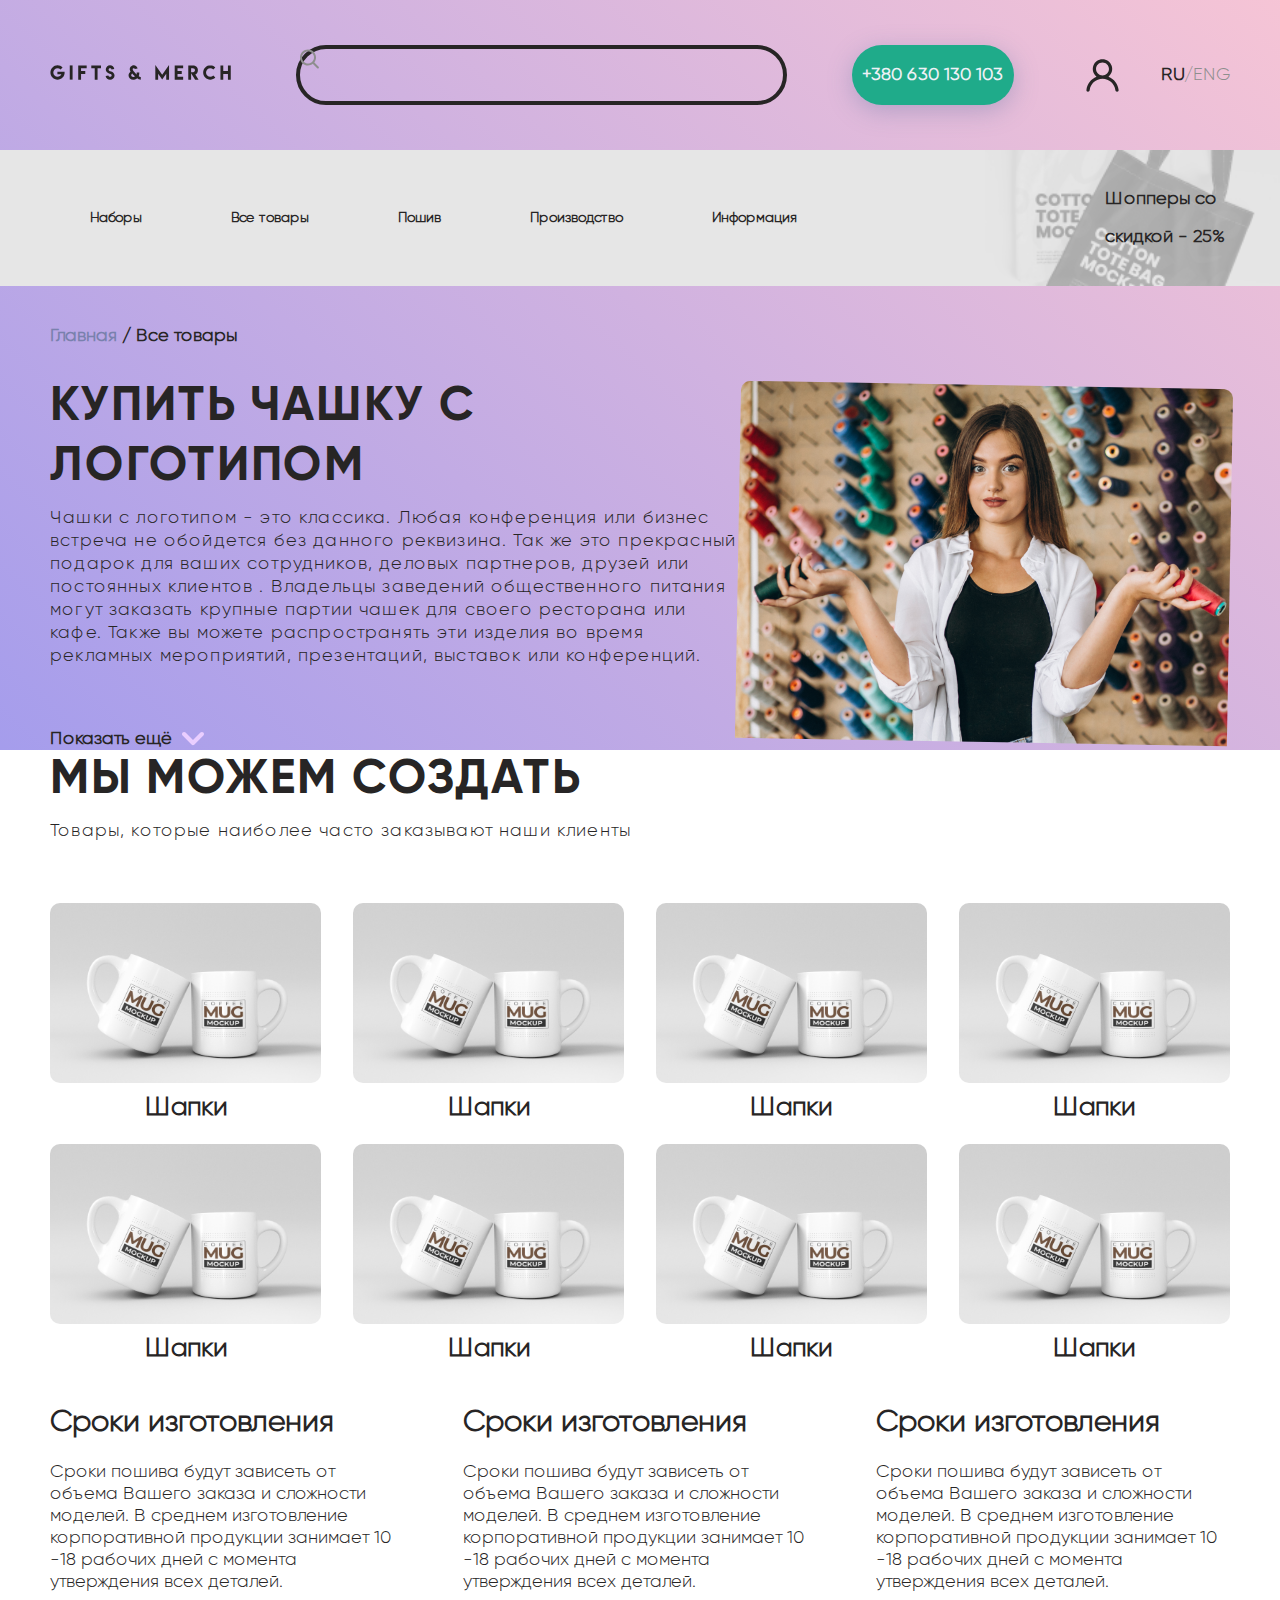
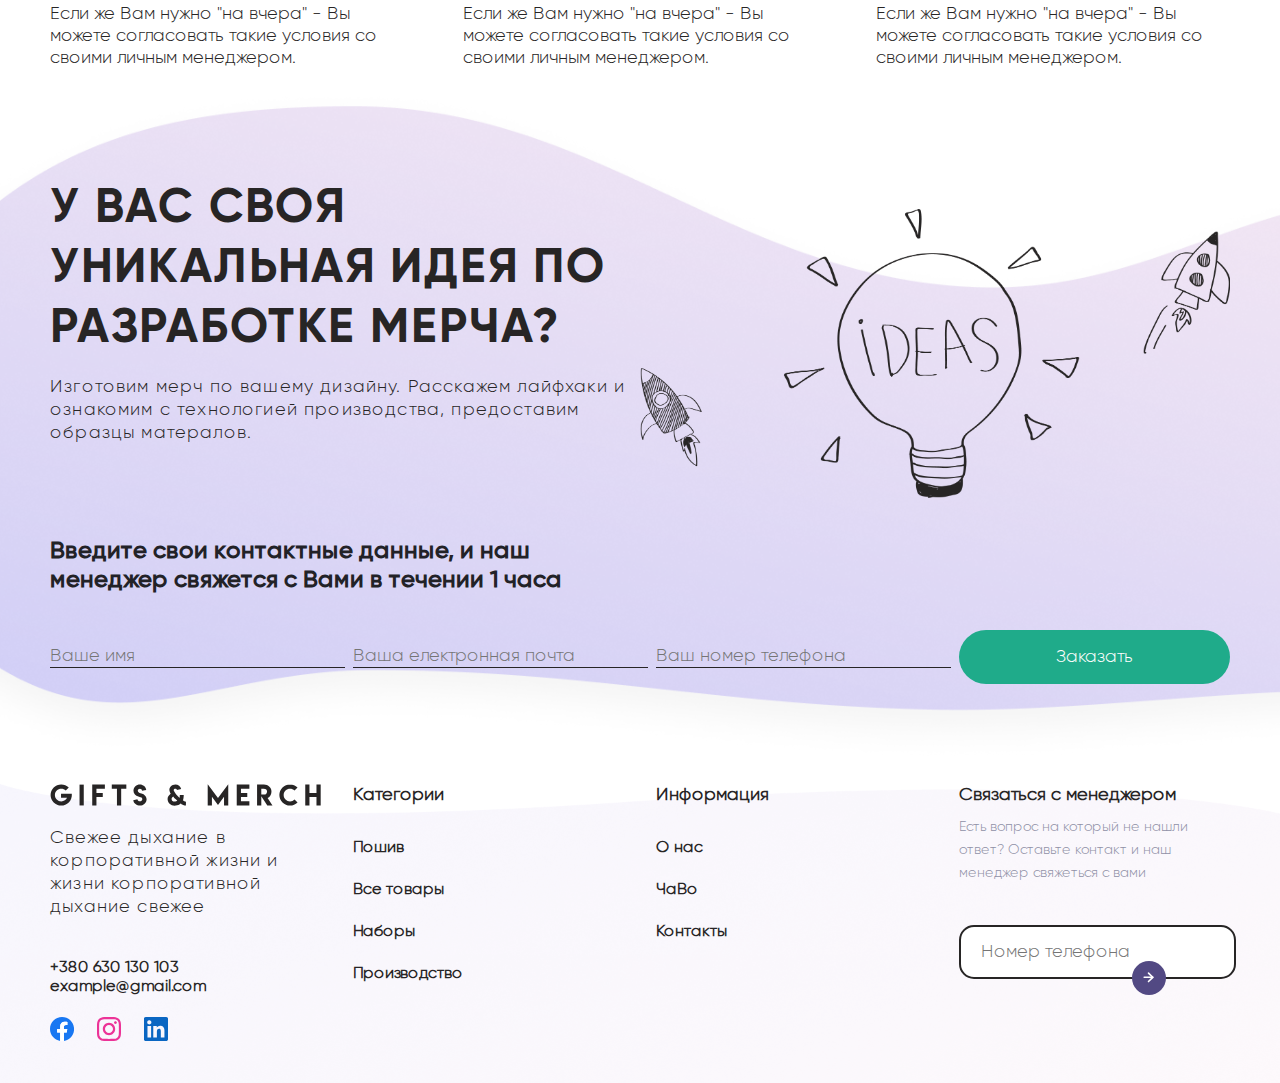
<file: production.html>
<!DOCTYPE html>
<html lang="en">

<head>
    <meta charset="UTF-8">
    <meta http-equiv="X-UA-Compatible" content="IE=edge">
    <meta name="viewport" content="width=device-width, initial-scale=1.0">
    <link rel="stylesheet" href="style/style.css">
    <title>GIFTS MERCH</title>
</head>

<body>
<header class="container">
    <div class="padding-x ">
        <div class="row head">
            <a href="index.html" class="logo col-3"><img src="img/logo.svg" alt="" class="col-12"></a>
            <div class="searchBlock">
                <div class="search col-3">
                    <div class="searchIcon">
                        <img src="img/search.svg" alt="">
                    </div>
                    <input type="text" class="col-10 searchArea">
                </div>
            </div>
            <img src="icons/search.svg" alt="" class="searchBurger">
            <button class="btn">
                +380 630 130 103
            </button>
            <img src="icons/person-icon.svg" alt="" class="col-3 personIcon ">
            <div class="lang">
                <a href="#" class="ruLang">RU</a>
                <a href="#" class="engLang">/ENG</a>
            </div>
            <div class="burgerMenu">

                <img src="icons/burgerIcon.svg" alt="" class="BurgerIcon col-12">
            </div>
        </div>
    </div>

    <nav class="col-12">
        <div class="container padding-x nav-wrap ">
            <div class="navBar col-8">
                <ul>
                    <li><a href="#">Наборы</a></li>
                    <li class="drop-down"><a href="goods.html">Все товары</a>
                        <ul class="dropMenu">
                            <li><a href="#">Одежда</a></li>
                            <li class="dropItems"><a href="#">Сумки и аксессуары</a>
                                <ul class="dropItemsMenu">
                                    <li><a href="#">-Рюкзак</a></li>
                                    <li><a href="#">-Сумка/Экосумка</a></li>
                                    <li><a href="#">-Бананка</a></li>
                                    <li><a href="#">-Шапка</a></li>
                                    <li><a href="#">-Кепка</a></li>
                                    <li><a href="#">-Маска для сна</a></li>
                                    <li><a href="#">-Защитная маска</a></li>
                                    <li><a href="#">-Значки/Пины</a></li>
                                    <li><a href="#">-Брелки</a></li>
                                    <li><a href="#">-Рюкзак</a></li>
                                </ul>
                            </li>
                            <li><a href="#">Для офиса</a></li>
                            <li><a href="#">Посуда</a></li>
                            <li><a href="#">Отдых</a></li>
                            <li><a href="#">Вкусности</a></li>
                            <li><a href="#">Электроника</a></li>
                        </ul>
                    </li>
                    <li><a href="#">Пошив</a></li>
                    <li><a href="#">Производство</a></li>
                    <li><a href="#">Информация</a></li>
                </ul>
            </div>
            <div class="sale col-4">
                <h1>Шопперы со скидкой - 25%</h1>
            </div>


        </div>
    </nav>
</header>


<div class="popUpMenu">
    <div class="popUpContent">
        <div class="poplang">
            <a href="#" class="ruLang">RU</a>
            <a href="#" class="engLang">/ENG</a>
            <img src="icons/person-icon.svg" alt="" class="col-3 PopPersonIcon">
        </div>
        <div class="popPoshiv">
            <h3>Пошив</h3>
            <a href="#" class="popBtnTop">Все товары</a>
        </div>
        <div class="popList">
            <ul class="pList">
                <li><a href="#">Толстовки</a></li>
                <li><a href="#">Свитшоты</a></li>
                <li><a href="#">Футболки</a></li>
                <li><a href="#">Поло</a></li>
                <li><a href="#">Жилетки</a></li>
                <li><a href="#">Рюкзаки</a></li>
            </ul>
            <ul class="pList">
                <li><a href="#">Бананки</a></li>
                <li><a href="#">Эко-сумки/Шопперы</a></li>
                <li><a href="#">Пледы</a></li>
                <li><a href="#">Носки</a></li>
                <li><a href="#">Маски</a></li>
            </ul>
        </div>
        <div class="sets">
            <ul>
                <li>
                    <a href="#">Наборы</a>
                </li>
                <li>
                    <a href="#">Производство</a>
                </li>
                <li>
                    <a href="#">Информация</a>
                </li>
            </ul>
        </div>

        <div class="popEmail">
            <a href="mailto:12e124@as.qw">example@gmail.com</a>
        </div>

        <button class="btn">
            +380 630 130 103
        </button>

        <div class="popLinks">
            <a href="#"><img src="icons/Facebook - Original.svg" alt=""></a>
            <a href="#"><img src="icons/Instagram - Original.svg" alt=""></a>
            <a href="#"><img src="icons/LinkedIn - Original.svg" alt=""></a>
        </div>
        <div class="popClose">
            <img src="icons/xmark-solid.svg" alt="">
        </div>
    </div>
</div>

<div class="first-screen">
    <div class="first-screenBg">
        <div class="container padding-x">
            <div class="top">
                <div class="top-text col-7">
                    <div class="goodsFSTop">
                        <h1>Главная <span> / Все товары</span></h1>
                    </div>
                    <h1 class="title">купить чашку с логотипом</h1>
                    <p class="description">Чашки с логотипом - это классика. Любая конференция или бизнес встреча не
                        обойдется без данного реквизина. Так же это прекрасный подарок для ваших сотрудников,
                        деловых партнеров, друзей или постоянных клиентов . Владельцы заведений общественного
                        питания могут заказать крупные партии чашек для своего ресторана или кафе. Также вы можете
                        распространять эти изделия во время рекламных мероприятий, презентаций, выставок или
                        конференций.</p>
                    <div class="GoodsSeeMore">
                        <h1>Показать ещё</h1>
                        <img src="icons/arrowDown.svg" alt="" class="goodsDrobBtn">
                        <div class="moreDrop">
                            <ul>
                                <li><a href="#">example</a></li>
                                <li><a href="#">example</a></li>
                                <li><a href="#">example</a></li>
                            </ul>
                        </div>
                    </div>
                </div>
                <div class="top-img col-5">
                    <img src="img/woman-tailor-choosing-threads-factory%201.png" alt="" class="col-12">
                </div>
            </div>
        </div>
    </div>
</div>

<div class="weCan padding-x">
    <div class="weCanTop">
        <h1 class="title">
            Мы можем создать
        </h1>
        <p class="description">
            Товары, которые наиболее часто заказывают наши клиенты
        </p>
    </div>
    <div class="weCanCards">
        <div class="canCard w-23">
            <img src="img/M010T013_Magic_Mug_5%201.png" alt="" class="col-12">
            <h1>Шапки</h1>
        </div>
        <div class="canCard w-23">
            <img src="img/M010T013_Magic_Mug_5%201.png" alt="" class="col-12">
            <h1>Шапки</h1>
        </div>
        <div class="canCard w-23">
            <img src="img/M010T013_Magic_Mug_5%201.png" alt="" class="col-12">
            <h1>Шапки</h1>
        </div>
        <div class="canCard w-23">
            <img src="img/M010T013_Magic_Mug_5%201.png" alt="" class="col-12">
            <h1>Шапки</h1>
        </div>
        <div class="canCard w-23">
            <img src="img/M010T013_Magic_Mug_5%201.png" alt="" class="col-12">
            <h1>Шапки</h1>
        </div>
        <div class="canCard w-23">
            <img src="img/M010T013_Magic_Mug_5%201.png" alt="" class="col-12">
            <h1>Шапки</h1>
        </div>
        <div class="canCard w-23">
            <img src="img/M010T013_Magic_Mug_5%201.png" alt="" class="col-12">
            <h1>Шапки</h1>
        </div>
        <div class="canCard w-23">
            <img src="img/M010T013_Magic_Mug_5%201.png" alt="" class="col-12">
            <h1>Шапки</h1>
        </div>

    </div>
</div>

<div class="weCanText padding-x">
    <div class="canTextCard">
        <h1>Сроки изготовления</h1>
        <p>Сроки пошива будут зависеть от объема Вашего заказа и сложности моделей. В среднем изготовление корпоративной
            продукции занимает 10 -18 рабочих дней с момента утверждения всех деталей.</p>
        <p>Если же Вам нужно "на вчера" - Вы
            можете согласовать такие условия со своими личным менеджером.</p>
    </div>
    <div class="canTextCard">
        <h1>Сроки изготовления</h1>
        <p>Сроки пошива будут зависеть от объема Вашего заказа и сложности моделей. В среднем изготовление корпоративной
            продукции занимает 10 -18 рабочих дней с момента утверждения всех деталей.</p>
        <p>Если же Вам нужно "на вчера" - Вы
            можете согласовать такие условия со своими личным менеджером.</p>
    </div>
    <div class="canTextCard">
        <h1>Сроки изготовления</h1>
        <p>Сроки пошива будут зависеть от объема Вашего заказа и сложности моделей. В среднем изготовление корпоративной
            продукции занимает 10 -18 рабочих дней с момента утверждения всех деталей.</p>
        <p>Если же Вам нужно "на вчера" - Вы
            можете согласовать такие условия со своими личным менеджером.</p>
    </div>
</div>

<div class="idea">
    <div class="container padding-x ">
        <div class="ideaContent">
            <div class="ideaText col-6">
                <h1 class="title">
                    У вас своя уникальная идея по разработке мерча?
                </h1>
                <p class="description">
                    Изготовим мерч по вашему дизайну. Расскажем лайфхаки и ознакомим с технологией производства,
                    предоставим
                    образцы матералов.
                </p>
                <h4>
                    Введите свои контактные данные, и наш менеджер свяжется с Вами в течении 1 часа
                </h4>
            </div>
            <div class="ideaImg col-6">
                <img src="img/ideaImg.png" alt="" class="col-12">
            </div>
        </div>
        <div class="ideaForm">
            <input type="text" class="col-3" placeholder="Ваше имя">
            <input type="text" class="col-3" placeholder="Ваша електронная почта">
            <input type="text" class="col-3" placeholder="Ваш номер телефона">
            <button class="ideaBtn">Заказать</button>
        </div>
    </div>
</div>


<footer>
    <div class="container padding-x footerContent">
        <div class="footerCard w-23">
            <img src="img/logo.svg" alt="" class="col-12">
            <p class="description">Свежее дыхание в корпоративной жизни и жизни корпоративной дыхание свежее </p>
            <div class="footer-mail">
                <a href="tel:12321412" class="footerPhone">+380 630 130 103</a>
                <a href="mailto: 12412421asd">example@gmail.com</a>
            </div>
            <div class="popLinks footerLinks">
                <a href="#"><img src="icons/Facebook - Original.svg" alt=""></a>
                <a href="#"><img src="icons/Instagram - Original.svg" alt=""></a>
                <a href="#"><img src="icons/LinkedIn - Original.svg" alt=""></a>
            </div>
        </div>
        <div class="footerCard w-23">
            <h1>Категории</h1>
            <ul class="footerNav">
                <li><a href="#">Пошив</a></li>
                <li><a href="goods.html">Все товары</a></li>
                <li><a href="#">Наборы</a></li>
                <li><a href="#">Производство</a></li>
            </ul>
        </div>
        <div class="footerCard w-23">
            <h1>Информация</h1>
            <ul class="footerNav">
                <li><a href="#">О нас</a></li>
                <li><a href="#">ЧаВо</a></li>
                <li><a href="#">Контакты</a></li>
            </ul>
        </div>
        <div class="footerCard w-23">
            <h1>Связаться с менеджером</h1>
            <p class="footer-description">
                Есть вопрос на который не нашли ответ? Оставьте контакт и наш менеджер свяжеться с вами
            </p>
            <div class="footerInput">
                <input type="text" placeholder="Номер телефона">
                <button class="footerSend">
                    <img src="icons/SendArrow.svg" alt="">
                </button>
            </div>
        </div>
    </div>
</footer>

<div class="PopUpItems">
    <div class=" padding-x itemsBasket">
        <div class="itemsBasketLeft col-4">
            <h1 class="title">
                Оформить заказ
            </h1>
            <p class="basketDes">
                Введите свои контактные данные, и наш менеджер свяжется с Вами в течении 1 часа
            </p>
            <div class="itemBasketForm">
                <input type="text" placeholder="Имя">
                <input type="text" placeholder="E-mail">
                <input type="text" placeholder="Мобильный номер">
                <button class="btnItems">
                    Заказать
                </button>
            </div>
            <p>Натискаючи "Підтвердити замовлення", Ви даєте згоду на обробку Ваших персональних даних</p>
        </div>
        <div class="itemsBasketRight col-8">
            <h1 class="title">Корзина</h1>

            <div class="test">
                <div class="itemsList">

                </div>
                <div class="testTotal">

                </div>
            </div>

            <div class="closeMainBasket">
                <img src="icons/popUpBasketClosesvg.svg" alt="" class="col-12">
            </div>
        </div>
    </div>
</div>

<script src="scripts/production.js"></script>
</body>

</html>
</file>
<file: style/style.css>
@font-face {
    font-family: "Gilroy";
    src: url("../fonts/Gilroy-Light.ttf");
}

@font-face {
    font-family: "Gilroy Medium";
    src: url("../fonts/Gilroy-Medium.ttf");
}

@font-face {
    font-family: "Gilroy Bold";
    src: url("../fonts/Gilroy-Bold.ttf");

}


* {
    margin: 0;
    padding: 0;
    text-decoration: none;
    list-style: none;
    box-sizing: border-box;
    font-family: "Gilroy";
    font-size: 18px;
    color: #272525;
}



.col-1 {
    width: 8.33%;
}

.col-2 {
    width: 16.66%;
}

.col-3 {
    width: 25%;
}

.col-4 {
    width: 33.33%;
}

.col-5 {
    width: 41.66%;
}

.col-6 {
    width: 50%;
}

.col-7 {
    width: 58.33%;
}

.col-8 {
    width: 66.66%;
}

.col-9 {
    width: 75%;
}

.col-10 {
    width: 83.33%;
}

.col-11 {
    width: 91.66%;
}

.col-12 {
    width: 100%;
}

.padding-x {
    padding-left: 160px;
    padding-right: 160px;
}


/*===== HEADER =====*/

header {
    position: absolute;
    top: 0;
    z-index: 100;
}

.container {
    width: 100%;
    max-width: 1920px;
    margin: auto;
    background: none;
}

.row {
    display: flex;
    align-items: center;
    justify-content: space-between;
}

.head {
    height: 150px;
    z-index: 999;
}

.search {
    height: 60px;
    width: 491px;
    border-radius: 90px;
    padding: 18px, 28px, 18px, 28px;
    border: 4px solid #272525;
    margin: 0 65px;
}

.head label {
    display: flex;
    align-items: center;
    justify-content: center;
}

.searchArea {
    margin-left: 10px;
    height: 70%;
    border: 90px;
    border: none;
    outline: none;
    background: none;
}


.btn {
    height: 60px;
    width: 265px;
    border-radius: 90px;
    padding: 17px, 62px, 17px, 62px;
    background: #1FAB8A;
    box-shadow: 0px 6px 25px rgba(121, 129, 173, 0.45);
    border: none;
    font-family: 'Gilroy';
    font-weight: 600;
    font-size: 18px;
    color: #EEF1F6;
    cursor: pointer;
}

.personIcon {
    height: 33px;
    width: 33px;
    cursor: pointer;
    margin: 0 42px 0 72px;
}

.ruLang {
    font-family: Gilroy;
    font-size: 18px;
    font-weight: 600;
    line-height: 19px;
    color: #272525;
}

.engLang {
    font-family: Gilroy;
    font-size: 18px;
    font-weight: 400;
    line-height: 19px;
    letter-spacing: 0em;
    color: #8E8E8E;
}

.lang {
    display: flex;
}


/* ===== NavBar =====*/

.navBar {
    z-index: 5;
}

.navBar ul {
    display: flex;
    align-items: center;
    justify-content: space-between;
}

.navBar ul li {
    height: 100%;
}

.navBar ul a {
    display: block;
    text-align: center;
    padding: 30px 40px;
    font-weight: 600;
    height: 100%;
    position: relative;
    transition: 0.3s;
    font-size: 14px;
}

.navBar ul li:first-child {
    padding-left: 0;
}



.nav-padding {
    padding-left: 116px;
}

nav {
    background: #e6e6e6;
    position: relative;
}

.navBar ul a:hover {
    background: #272525;
    box-shadow: 0px 16.0566px 20.0707px -4.01414px rgba(26, 32, 44, 0.1), 0px 8.02828px 8.02828px -4.01414px rgba(26, 32, 44, 0.04);
    border-radius: 6px;
    color: #FAFBFD;
}

.navBar ul a:hover::after {
    content: "";
    position: absolute;
    width: 100%;
    height: 8px;
    background: #272525;
    border-radius: 6px;
    bottom: -18px;
    left: 0;
    transition: .3s;
}

.nav-wrap {
    display: flex;
    justify-content: space-between;
    align-items: center;
}

.sale {
    font-family: "Gilroy Bold";
    font-style: normal;
    font-weight: 900;
    font-size: 38px;
    line-height: 38px;
    color: #3C336C;
    z-index: 2;
    margin-right: 50px;
    height: 100%;
    padding: 30px 0;
    background: url("../img/bag.png");
    background-position: center;
    background-repeat: no-repeat;
    background-size: cover;
    position: relative;
    padding-left: 30px;
}

.sale::after {
    position: absolute;
    content: '';
    width: 100%;
    height: 100%;
    left: 0;
    top: 0;
    background: #e5e5e5b7;
    z-index: -1;
}

.bag {
    position: absolute;
    right: -50px;
    height: 100%;
    bottom: -2px;
    z-index: -5;
    opacity: 0.5;
    overflow: hidden;
}


.drop-down {
    position: relative;
}

.drop-down:hover .dropMenu>li {
    display: block;
}

.dropMenu li {
    display: none;
}

.dropMenu {
    position: absolute;
    width: 100%;
    left: 0;
    top: 75px;
    display: flex;
    flex-direction: column;
}



.dropMenu li a {
    color: #fff;
    display: block;
    width: 160px;
    padding: 20px 30px;
    background: #272525;
}


.dropMenu li:hover a {
    background: #fff;
    color: #3C336C;
}

.dropMenu li:hover a::after {
    content: '';
    background: none;
}

.dropItems {
    position: relative;
}

.dropItemsMenu {
    position: absolute;
    display: none;
    flex-direction: column;
    right: -152px;
    top: 0;
}

.dropItemsMenu li {
    display: none;

}

.dropItems:hover li {
    display: block;
}

.dropItems:hover .dropItemsMenu li a {
    background: #272525;
    color: #fff;
    display: flex;
    justify-content: center;
}

.dropItemsMenu li a:hover {
    background: #fff !important;
    color: #3C336C !important;
}

/* ===== First Screen =====*/

.first-screen {
    padding-top: 325px;
    /* background: linear-gradient(42.14deg, #9796F0 -17.31%, #FBC7D4 106.72%); */
    position: relative;
}

.first-screenBg {
    background: linear-gradient(42.14deg, #9796F0 -17.31%, #FBC7D4 106.72%);
    padding-top: 325px;
    margin-top: -325px;
}

.title {
    font-family: 'Gilroy Bold';
    font-weight: 900;
    font-size: 48px;
    line-height: 60px;
    letter-spacing: 0.04em;
    text-transform: uppercase;
    color: #272525;
    margin-bottom: 10px;
}

.description {
    font-family: 'Gilroy';
    font-weight: 400;
    font-size: 18px;
    line-height: 23px;
    letter-spacing: 0.065em;
    color: #272525;
    margin-bottom: 60px;
}

.turbo-card {
    display: flex;
    flex-direction: column;
    justify-content: center;
    align-items: center;
    text-align: center;
}

.turbo-card img {
    width: 85px;
    margin-bottom: 18px;
}

.turbo-card h4 span {
    font-family: "Gilroy Bold";
    font-weight: 900;
}

.turbo {
    display: flex;
    padding-bottom: 210px;
}


.ml {
    margin-left: -40px;
}

.top-img img {
    margin-top: 50px;
    transform: rotate(1deg);
}


.top {
    display: flex;
}





.saleMobile {
    background: none;
    width: 100%;
    display: none;
}





.burgerMenu {
    display: none;
}

.searchBurger {
    cursor: pointer;
    color: #000;
    display: none;
}

.BurgerIcon {
    margin-left: 30px;
    cursor: pointer;
}


.popUpMenu {
    width: 100%;
    margin: auto;
    background: rgba(43, 41, 41, 0.568);
    position: fixed;
    z-index: 99999;
    height: 100%;
    display: flex;
    justify-content: center;
    transition: 0.5s;
    transform: translateY(-2500px);
}

.popUpContent {
    position: relative;
    background: #fff;
    width: 300px;
    height: 100vh;
    border-radius: 5px;
    display: flex;
    justify-content: center;
    align-items: center;
    padding: 0px 40px;
    flex-direction: column;

    transition: 0.5s;
}

.popPoshiv {
    text-align: center;
    margin-top: 20px;
}

.PopPersonIcon {
    margin-left: 15px;
    width: 16px;
}

.popBtnTop {
    background: #272525;
    width: 160px;
    border-radius: 5px;
    padding: 10px 10px;
    color: #fff;
    display: flex;
    justify-content: center;
    align-items: center;
    font-family: "Gilroy";
    font-size: 14px;
    font-weight: 600;
    margin-top: 5px;
}

.popList {
    display: flex;
    justify-content: center;
    align-items: center;
}

.pList {
    margin: 20px 10px;
}

.pList li {
    margin: 10px 0;
    text-align: center;
    margin-left: 15px;
}

.pList li a {
    font-size: 14px;
}

.pList li:hover a {
    font-weight: 900;
}

.sets ul {
    text-align: center;
}

.sets ul li {
    margin: 5px 0;
}

.popEmail {
    margin: 10px 0;
}

.popEmail a {
    text-decoration: underline;
}

.popUpContent button {
    width: 200px;
    padding: 10px 0;
}

.popLinks {
    display: flex;
    justify-content: space-around;
    margin: 20px 0;
    width: 100%;
}


.popClose {
    position: absolute;
    top: 15px;
    right: 20px;
    cursor: pointer;
}

.popClose img {
    width: 14px;
}

.popActive {
    /* display: flex; */
    transform: translateY(0px);
}

.popUpContentActive {

    transition: 0.5s;
}


/* ===== Popular ===== */

.popular {
    background-image: url(../img/wave-top.png);
    /* height: 100vh; */
    padding-top: 150px;
    margin-top: -160px;
    background-position: right;
    background-size: cover;
    z-index: 555;
    /* height: 850px; */
    padding-bottom: 100px;
}

.popularTitle {
    display: flex;
    justify-content: space-between;
}

.popTitle {
    position: relative;

}

.popTitle img {
    position: absolute;
    right: -10px;
    top: -20px;
    width: 32px;
}

.popularRight {
    display: flex;
    justify-content: flex-end;
    align-items: center;
}

.popularRight {
    text-align: end;
}

.popularRight img {
    margin-left: 20px;
}

.popularLeft h1 {
    font-family: 'Gilroy';
    font-style: normal;
    font-weight: 700;
    font-size: 48px;
    line-height: 58px;
}

.popularLeft p {
    font-family: 'Gilroy';
    font-style: normal;
    font-weight: 400;
    font-size: 18px;
    line-height: 130%;
    /* or 23px */

    letter-spacing: 0.065em;
    text-transform: lowercase;
}

.popularContentLeft {
    text-align: center;
    margin-right: 5px;
}

.popularContentLeft h1 {
    font-family: 'Gilroy';
    font-style: normal;
    font-weight: 600;
    font-size: 24px;
    line-height: 105.5%;
    /* or 25px */
    margin-top: 10px;
    text-align: center;
}

.popularContentLeft img {
    border-radius: 5px;
}

.popularContent {
    margin-top: 40px;
    display: flex;
    justify-content: space-between;
}

.popularConentRight {
    margin-left: 8px;
}

.popContTopImg {
    position: relative;
}

.popContTopImg>img {
    border-radius: 5px;
    height: 242px;
    object-fit: cover;
    z-index: 10;
}

.popContBotImg {
    display: flex;
    justify-content: space-between;
}

.popContBotImg img {
    border-radius: 5px;
    width: 49%;
}

.basketBtn {
    width: 70px;
    height: 70px;
    border-radius: 50%;
    background: #1FAB8A;
    display: flex;
    justify-content: center;
    align-items: center;
    position: absolute;
    top: -25px;
    right: 10px;
    border: none;
    cursor: pointer;
    z-index: 10;
}




.basket img {
    width: 25px;
    height: 25px;
    position: relative;
    z-index: 12;
}

.pulse {
    position: relative;
}

.pulse::after {
    position: absolute;
    content: '';
    width: 100px;
    height: 100px;
    border-radius: 50%;
    top: -35px;
    left: -38px;
    animation: pulse 2s linear infinite;
}

@keyframes pulse {
    0% {
        transform: scale(0.4);
        background: #1fab8a7a;
    }

    50% {
        transform: scale(1);
        background: #1fab8a7a;
    }

    100% {
        transform: scale(0.4);
        background: #1fab8a7a;
    }
}

.mobileBasketBtn{
    display: none;
}
.basketPopUp {
    position: absolute;
    background: #fff;
    padding: 28px 18px;
    border-radius: 16px;
    top: -20px;
    left: 10%;
    display: none;
}

.basketPopUpActive {
    display: flex;
}

.btnContinue {
    font-family: 'Gilroy';
    font-style: normal;
    font-weight: 500;
    font-size: 14px;
    line-height: 105.5%;
    background: none;
    border: none;
    text-decoration-line: underline;
    cursor: pointer;
    color: #000000;
}

.btnToBasket {
    font-family: 'Gilroy';
    font-style: normal;
    font-weight: 500;
    font-size: 14px;
    line-height: 105.5%;
    /* identical to box height, or 15px */
    background: none;
    text-decoration-line: underline;
    border: none;
    color: rgba(31, 171, 138, 0.5);
    margin-left: 28px;
    position: relative;
    cursor: pointer;
}

.basketClose {
    position: absolute;
    top: -30px;
    right: -15px;
    cursor: pointer;
}

.creative {
    background-image: url(../img/creativeBg.png);
    background-position: right;
    background-size: cover;
    height: 620px;
    margin-top: -20px;
}

.turboMobile {
    display: none;
}



/* ===== Creative ====*/


.creative {
    padding-top: 150px;
    padding-bottom: 600px;
}

.creativeLeft {
    display: flex;
    flex-direction: column;
    justify-content: center;
    align-items: center;
}

.creativeLeft h1 {
    font-family: 'Gilroy';
    font-style: normal;
    font-weight: 700;
    font-size: 48px;
    line-height: 58px;
    margin-bottom: 23px;
    /* main black */

    color: #272525;

}

.creativeLeft p {
    font-family: 'Gilroy';
    font-style: normal;
    font-weight: 400;
    font-size: 18px;
    line-height: 23px;
    letter-spacing: 0.065em;
    margin-bottom: 44px;
    /* gray */

    color: #454747;
}

.creativeButtons {
    display: flex;
}

.creativeSetsBtn {
    display: flex;
    justify-content: center;
    align-items: center;
    padding: 16px 0px;
    color: #fff;
    border: none;
    width: 280px;
    height: 60px;
    margin-right: 23px;
    /* main black */
    cursor: pointer;
    background: #272525;
    border-radius: 60px;
}

.creativeCreateBtn {
    display: flex;
    justify-content: center;
    align-items: center;
    padding: 16px 0px;

    width: 280px;
    height: 60px;
    left: 470px;
    top: 2133px;
    cursor: pointer;
    background: #EEF1F6;
    border: 1px solid #EEF1F6;
    box-sizing: border-box;
    border-radius: 60px;
}

.creativeContent {
    display: flex;
    flex-wrap: wrap;
    justify-content: space-between;
}

.creativeRight img {
    object-fit: cover;
    margin-left: -80px;
}


/* ==== Besides ===== */
.besides {
    margin: 50px 0;
}

.besidesContent {
    display: flex;
}

.besidesImg {
    padding: 10px;
}

.besidesImg img {
    border-radius: 5px;
}

.besidesText .title {
    font-family: 'Gilroy Medium';
    font-style: normal;
    font-weight: 700;
    font-size: 26px;
    line-height: 130%;
}

.besidesSlideImg {
    max-width: 75%;
    /* padding-right: 20px; */
    transition: all ease .5s;
    /* overflow: hidden; */
    display: flex;
    justify-content: space-between;
    /* flex-wrap: wrap; */
    transition: all ease .5s;
}

.bdsm{
    overflow: hidden;
}

.bSliderImg {
    max-width: 25%;
    background: linear-gradient(38.95deg, #9796F0 -10.38%, #FFE0E8 107.56%);
    border-radius: 50%;
    /* width: 103px;
    height: 103px; */
    object-fit: contain;
    margin: 0 3px;
}

.besidesSlider {
    max-width: 100%;
    display: flex;
    justify-content: space-between;
    overflow: hidden;
    transition: all ease .5s;
}

.besidesSliderNums {
    display: flex;
    justify-content: center;
    align-items: center;
    height: 50%;
}

.besidesSliderNums img {
    margin: 0 10px;
    cursor: pointer;
}


/* ===== Idea ===== */

.idea {
    background-image: url(../img/IdeasBg.png);
    background-size: cover;
    background-repeat: no-repeat;
    padding: 100px 0;
}

.ideaContent {
    display: flex;
    justify-content: space-between;
}

.ideaContent .title {
    margin-bottom: 17px;
}

.ideaContent .description {
    margin-bottom: 92px;
}

.ideaContent h4 {
    margin-bottom: 35px;
    font-family: 'Gilroy Medium';
    font-style: normal;
    font-weight: 600;
    font-size: 24px;
    line-height: 29px;

    color: #222227;
}

.ideaImg {
    padding: 30px 0;
}

.ideaForm {
    display: flex;
    justify-content: space-between;
    align-items: center;
}

.ideaBtn {
    display: flex;
    justify-content: center;
    align-items: center;
    padding: 16px 97px;
    color: #fff;
    background: #1FAB8A;
    border-radius: 60px;
    border: none;
    cursor: pointer;
}

.ideaForm input {
    background: none;
    border: none;
    border-bottom: 1px solid #272525;
    outline: none;
    height: 23px;
}


/* ===== coop ==== */

.coop {
    padding: 100px 0;
}

.coop-slider {
    display: flex;
    justify-content: space-between;
    padding: 100px 0;
}

.coopArrCir {
    width: 40px;
    height: 40px;
    border-radius: 50%;
    display: flex;
    justify-content: center;
    align-items: center;
    background: #ECE7F0;
    cursor: pointer;
}

.coopImg {
    display: flex;
    justify-content: space-between;
    overflow: hidden;
}

.coopImg img {
    margin-right: 20px;
}


/* ===== footer ===== */

footer {
    background-image: url(../img/footerBg.png);
    background-size: cover;
    background-repeat: no-repeat;
}

.footerContent {
    display: flex;
    justify-content: space-between;
    flex-wrap: wrap;
}

.footerCard img {
    margin-bottom: 15px;

}

.footerCard p {
    margin-bottom: 40px;
}

.footerCard a {
    font-family: 'Gilroy';
    font-style: normal;
    font-weight: 600;
    font-size: 16px;
    line-height: 19px;
    /* identical to box height */
    /* padding: 0 30px; */

    /* main black */

    color: #272525;
}

.footer-mail {
    display: flex;
    flex-direction: column;
}

.footerLinks {
    justify-content: flex-start;
}

.footerLinks a {
    margin-right: 21px;
}

.footerNav {
    display: flex;
    flex-direction: column;
    margin-top: 10px;
}

.footerNav li {
    margin-top: 20px;
}


.w-23 {
    width: 23%;
}

.footer-description {
    color: #8F90A6;
    font-family: 'Gilroy';
    font-style: normal;
    font-weight: 400;
    font-size: 14px;
    line-height: 23px;
    /* or 164% */
    margin-top: 10px;
}

.footerInput {
    width: 80%;
    position: relative;
}

.footerInput input {
    background: #FFFFFF;
    border: 2px solid #272525;
    border-radius: 15px;
    width: 277px;
    height: 54px;
    padding-left: 20px;
}

.footerSend {
    position: absolute;
    right: 10px;
    bottom: -30%;
    background: #524983;
    width: 34px;
    height: 34px;
    border-radius: 50%;
    display: flex;
    justify-content: center;
    align-items: center;
    padding-top: 13px;
    border: none;
    cursor: pointer;
}

.footerSend img {
    width: 11px;
    height: 11px;
}



/* ===== GOODS ==== */

.goodsFSTop {
    margin-bottom: 30px;
}

.goodsFSTop h1 {
    color: #7981AD;
}

.GoodsSeeMore {
    display: flex;
    position: relative;
    cursor: pointer;
}

.GoodsSeeMore img {
    margin-left: 10px;
    cursor: pointer;
}

.moreDrop {
    position: absolute;
    background: #fff;
    display: none;
    height: 0;
    overflow: hidden;
    border-radius: 5px;
    width: 180px;
    top: 40px;
}


.moreDrop ul {
    display: flex;
    flex-direction: column;
    padding-bottom: 10px;
}

.moreDrop ul li {
    margin-top: 15px;
    padding: 0 10px;
    border-radius: 5px;
}

.moreDrop ul li:hover {
    background: #222227;
}

.moreDrop ul li a {
    display: block;
    padding: 5px 0;
}

.moreDrop ul li:hover a {
    color: #fff;
}

.moreDropActive {
    display: block;
    height: 150px;
}

/* ===== goodsNav ===== */

.goodsNav ul {
    display: flex;
    justify-content: space-between;
    padding: 10px 0;
}

.goodsNav ul li a {
    position: relative;
    display: block;
    padding: 20px 10px;
    border-radius: 5px;
    transition: .3s;
    font-family: 'Gilroy';
    font-style: normal;
    font-weight: 600;
    font-size: 16px;
    line-height: 105.5%;
    margin-top: 20px;
    text-align: center;
    padding-right: 40px;
    color: #8E8E8E;
}

.goodsNav ul li a:hover {
    background: #222227;
    color: #fff;

}

.goodsNav>ul li a:hover::after {
    width: 100%;
    height: 8px;
    content: '';
    position: absolute;
    background: #222227;
    border-radius: 5px;
    top: -30px;
    z-index: 2;
    left: 0;

}

.goodsNav>ul {
    position: relative;
    margin-top: 20px;
}

.goodsNav>ul::after {
    position: absolute;
    content: '';
    width: 100%;
    top: 0px;
    border-radius: 5px;
    left: 0;
    background: #F2F1F8;
    height: 8px;
}

.goodsNavDrop {
    position: relative;
}



.goodsNavMenu {
    position: absolute;
    width: 100%;
    display: none !important;
    flex-direction: column;
    background: #222227;
    padding: 5px !important;
    top: 70px;
    border-radius: 5px;
    z-index: 5;
}

.goodsNavDrop:hover .goodsNavMenu {
    display: flex !important;
}

.goodsNavMenu li {
    padding: 10px;
    color: #fff !important;
}

.goodsNavMenu li a {
    color: #fff !important;
    font-size: 14px !important;
    padding: 3px 2px !important;
    font-weight: 300 !important;
}

.goodsNavMenu li a:hover {
    background: #fff !important;
    color: #222227 !important;
}



/* ===== goodsCards ===== */

.cardPriceSpan{
    color: #222227 !important;
}

.goodsRow {
    display: flex;
    flex-wrap: wrap;
    justify-content: space-between;
}

.goodsCard {
    position: relative;
    max-width: 23%;
    display: flex;
    flex-direction: column;
    margin: 20px 10px;
    overflow: hidden;
}

.goodsCardSlider {
    background: #F1F1F8;
    /* position: relative; */
    padding-bottom: 20px;
    overflow: hidden;
    display: flex;
    justify-content: space-between;
    flex-wrap: wrap;
    transition: all ease .5s;
}

.cardSliderNav {
    /* position: absolute; */
    /* position: fixed; */
    /* top: 58%; */
    /* right: 10px; */
    display: flex;
    width: 100%;
    justify-content: flex-end;
    margin-top: -30px;
    padding-right: 20px;
    z-index: 5;
}

.cardSliderNav img {
    cursor: pointer;
}

.cardSliderNav span {
    margin: 0 10px;
}

.cardsColor {
    display: flex;
    margin-left: 10px;
}

.color {
    width: 24px;
    height: 24px;
    border-radius: 50%;
    margin-right: 10px;
    cursor: pointer;
}

.color3 {
    background: #27262c;
}

.color2 {
    background: #3a25ac;
}

.color1 {
    background: #F1F1F1;
}

.goodsCard h1 {
    margin: 15px 0px 12px 10px;
}

.goodsCard p {
    margin: 0px 0px 12px 10px;
    font-size: 12px;
}


.cardPrice {
    display: flex;
}

.cardPrice span {
    font-family: 'Gilroy';
    font-style: normal;
    font-weight: 600;
    font-size: 24px;
    line-height: 105.5%;
    /* or 25px */
    display: flex;
    justify-content: space-between;
    margin-top: 30px;
    margin-left: 15px;

    color: #C4C4C4;
}

.cardBasket {
    display: flex;
    position: relative;
    width: 34px;
    background: none;
    /* padding-top: 70px; */
}

.itemsList {
    height: 100%;
    overflow: auto;
    display: flex;
    justify-content: flex-start;
    flex-direction: column;
}



/* ===== BASKET POP UP =====*/

.basketActive{
    display: flex !important;
}
.PopUpItems{
    width: 100%;
    height: 100vh;
    top: 0;
    left: 0;
    position: fixed;
    background: rgba(0, 0, 0, 0.5);
    z-index: 99999999;
    /* display: flex; */
    flex-wrap: wrap;
    justify-content: center;
    align-items: center;
    display: none;
}

.itemsBasket{
    display: flex;
    background: #fff;
    border-radius: 5px;
    padding: 17px;
    margin: 50px;
    margin-bottom: 100px;
    position: relative;
    flex-wrap: wrap;
    height: 90vh;
}

.closeMainBasket{
    position: absolute;
    right: 10px;
    top: 10px;
    width: 40px;
    cursor: pointer;
}

.basketDes{
    display: flex;
    justify-content: center;
    align-items: center;
    width: 250px;
    font-size: 14px;
    margin-bottom: 40px;
}
.itemCarImg{
    display: flex;
    justify-content: center;
    align-items: center;
}


.itemBasketForm{
    display: flex;
    justify-content: center;
    align-items: center;
    flex-direction: column;
    margin-bottom: 20px;
}

.itemBasketForm input {
    width: 100%;
    border: none;
    padding: 10px;
    margin-bottom: 30px;
    border-bottom: 1px solid #454747;
    outline: none;
}
.itemsBasketLeft{
    padding-right: 35px;
    border-right: 2px solid #454747;
}
.itemsBasketRight{
    display: flex;
    /*justify-content: space-between;*/
    flex-direction: column;
    padding-left: 35px;
    overflow: auto;
}

.total {
    text-align: end;
    font-weight: 600;
    font-size: 28px;
    padding-right: 50px;
}

.itemCard {
    display: flex;
    justify-content: space-between;
    align-items: center;
    height: 30%;
    /*border-bottom: 2px solid #000;*/
}

.countNum {
    margin-top: 10px;
}

.countNum img{
    cursor: pointer;
    margin: 0 5px;
}

.price img{
    width: 24px;
}

.price{
    display: flex;
    justify-content: space-between;
    flex-direction: column;
}

.price img{
    margin-bottom: 30px;
    margin-left: 10px;
    cursor: pointer;
}

.size{
    display: flex;
    flex-direction: column;
}

.size span {
    margin: 10px;
}


.colorBasket{
    margin-left: 10px;
}

.sizeColor{
    display: flex !important;
}

.size span{
    display: block;
    /* font-size: 16px; */
}


.btnItems{
    height: 60px;
    width: 265px;
    border-radius: 90px;
    padding: 17px, 62px, 17px, 62px;
    background: #1FAB8A;
    box-shadow: 0px 6px 25px rgba(121, 129, 173, 0.45);
    border: none;
    font-family: 'Gilroy';
    font-weight: 600;
    font-size: 18px;
    color: #EEF1F6;
    cursor: pointer;
}

.itemsBasket .title {
    font-size: 20px;
}

.cardPrice .col-8{
    display: flex;
    flex-direction: column;
}

.cardPrice{
    color: #222227 !important;
}

.test {
    height: 60%;
    display: flex;
    flex-direction: column;
    justify-content: space-between;
}

.itemCard{
    margin-bottom: 20px;
}

.weCanCards{
    display: flex;
    flex-wrap: wrap;
    justify-content: space-between;
}

.canCard{
    margin-bottom: 20px;
    display: flex;
    flex-direction: column;
    justify-content: center;
    align-items: center;
}

.canCard img{
    border-radius: 10px;
}

.canCard h1{
    padding-top: 10px;
    font-size: 26px;
}
.canTextCard{
    width: 30%;
}

.canTextCard h1{
    font-size: 30px;
    margin-bottom: 20px;
}

.canTextCard p{
    font-size: 18px;
    margin: 10px 0;
}

.weCanText{
    display: flex;
    justify-content: space-between;
    margin-top: 20px;
    flex-wrap: wrap;

}

/* ===== MEDIA =====*/




@media screen and (max-width:1650px) {

    .sale {
        padding-left: 120px;
        font-size: 32px;
        width: 25%;
    }

    .bag {
        right: -150px;
        bottom: -3px;
        height: 100%;
    }

    .bag-img {
        height: 95%;
    }

    .padding-x {
        padding-left: 50px;
        padding-right: 50px;
    }

    .nav-padding {
        padding-left: 16px !important;
    }
}

@media screen and (max-width:1370px) {

    .sale {
        margin-right: -50px;
        font-size: 32px;

    }

    .bag {
        right: -50px;
        bottom: -3px;
        height: 100%;
    }

    .bag-img {
        height: 95%;
    }

    .padding-x {
        padding-left: 50px !important;
        padding-right: 50px !important;
    }

    .nav-padding {
        padding-left: 16px !important;
    }

    .top-img {
        margin-top: 10px;
    }
}

@media screen and (max-width:1150px) {
    .btn {
        font-size: 12px;
    }

    .navBar ul a {
        padding: 30px 34px;
    }

    .sale {
        margin-right: 20px;
        font-size: 20px;
    }

    .padding-x {
        padding-left: 0;
        padding-right: 0;
    }

    .head .btn {
        display: none;
    }
}

@media screen and (max-width:1024px) {
    .container {
        max-width: 1024px;
    }

    nav {
        display: none;
    }

    .personIcon {
        display: none;
    }

    .lang {
        display: none;
    }

    .saleMobile {
        display: block;
        width: 300px;
    }

    .saleMobile h1 {
        font-size: 25px;
    }

    .sale::after {
        content: '';
        background: none;
    }

    .turbo {
        padding-bottom: 10px;
    }



    .saleMobile img {
        margin-left: -80px;
        opacity: 0.5;
    }

    .top-img {
        display: none;
    }

    .top-text {
        width: 60%;
    }

    .first-screen {
        padding-top: 200px;
        background: url(../img/preview1.png);
        background-repeat: no-repeat;
        background-position: right;
        background-size: 70%;
    }

    h4 {
        font-size: 0.7rem;
    }

    span {
        font-size: 0.5rem;
    }

    .searchBlock {
        display: none;
    }

    .burgerMenu {
        display: flex;
    }

    .top-img {
        margin-top: 300px;
    }

    .searchBurger {
        display: block;
    }

    .creativeLeft {
        width: 100%;
    }

    .creativeRight {
        width: 100%;
        margin-top: 50px;

    }

    .creativeRight img {
        margin-left: 0;
    }

    .besidesImg {
        width: 100%;
    }

    .besidesText {
        width: 100%;
    }

    .besides {
        margin-top: 600px;
    }

    .besidesContent {
        flex-wrap: wrap;
    }

    .ideaForm {
        flex-direction: column;
        width: 100%;
    }

    .itemsBasketRight{
        padding-left: 0;
    }

    .ideaForm input {
        flex-direction: column;
        width: 70%;
        margin-bottom: 40px;
    }

    .footerCard {
        width: 45%;
        margin-bottom: 20px;
        margin-left: 20px;
    }

    .goodsNav ul {
        display: flex;
        flex-wrap: wrap;
        justify-content: space-between;
        padding: 10px 0;
    }

    .goodsCard span {
        font-size: 16px;
    }
    .GoodsSeeMore{
        display: none;
    }

    .btn {
        display: none;
    }

    .logo{
        width: 50%;
    }

    .besidesSliderNums span{
        font-size: 16px;
    }

    .itemsBasketLeft{
        width: 100%;
        order: 1;
        margin-top: 50px;
        border: none;
    }

    .itemsBasketRight{
        width: 100%;
        margin-top: 30px;
    }

    .itemCard{
        margin: 30px 0;
    }

    .itemsBasket{
        overflow: auto;
        margin: 10px;
        padding: 20px !important;
    }

    .sale {
        display: none;
    }

    .turbo{
        display: none;
    }

    .top-text{
        padding-bottom: 100px;
    }

    .canCard {
        width: 48%;
    }
    .canTextCard{
        width: 48%;
    }
}

@media screen and (max-width: 767px) {
    .tohide {
        display: none;
    }
    .goodsFSTop h1{
        font-size: 30px;
    }
    .goodsFSTop span {
        font-size: 30px;
    }
    .first-screenBg {
        padding-bottom: 110px;
    }

    .cardPriceSpan{
        font-size: 30px;
    }

    .popularContent {
        display: flex;
        flex-wrap: wrap;
        justify-content: center;
        align-items: center;
    }

    .popularContentLeft {
        width: 100%;
        margin-top: 20px;
    }

    .popularConentRight {
        width: 100%;
        margin-top: 20px;
    }

    /* .basketBtn {
        top: -700px;
    } */

    .turbo {
        display: none;
    }

    .turboMobile {
        display: flex;
        height: 300px;
        padding-bottom: 100px;
        background-image: #fff;
        display: flex;
        justify-content: space-between;
        align-items: center;
    }

    .turboMobile{
        display: none;
    }

    

    .basketPopUp {
        top: -680px;
        left: 150px;
    }

    .besidesSlider {
        flex-wrap: wrap;
    }

    .besidesSliderArrows {
        width: 100%;
        height: 100px;
    }

    .besidesSliderNums span,
    img {
        font-size: 36px;
    }

    .ideaText {
        width: 100%;
        order: 2;
        margin: 50px 0;
    }

    .ideaImg {
        width: 100%;
    }

    .ideaContent {
        flex-wrap: wrap;
    }

    .footerCard {
        width: 100%;
        margin-bottom: 50px;
        margin-left: 20px;
    }

    .goodsNav ul {
        display: flex;
        flex-wrap: wrap;
        justify-content: space-between;
        padding: 10px 0;
    }

    .goodsRow{
        flex-direction: column;
    }

    .goodsCard{
        max-width: 90%;
    }

    .goodsCard span {
        font-size: 30px;
    }

    .cardBasket{
        /* display: none; */
    }

    .bdsm{
        width: 98%;
    }

    .besidesSliderArrows{
        width: 100%;
    }

    .bSliderImg{
        max-width: 25.5% !important;
    }

    .title{
        font-size: 18px;
        line-height: 20px;
    }

    .popTitle{
        font-size: 22px !important;
    }

    .footerInput input{
        width: 230px;
    }

    .popularLeft{
        width: 100%;
    }

    .popularRight{
        width: 100%;
        justify-content: center;
        margin-top: 20px;
        
    }

    .popularRight p{
        font-size: 22px;
        text-align: left;
    }

    .popularLeft p{
        display: none;
    }

    .popularTitle {
        flex-wrap: wrap;
    }
    .basketBtn {
        /* display: none; */
    }

    .mobileBasketBtn{
        position: relative;
        display: block;
        top: 0;
        left: 0;
        margin-top: 20px;
    }
    .pulse::after{
        left: -15px !important;
    }
    .canTextCard{
        width: 100%;
        margin-bottom: 20px;
    }
}

@media screen and (max-width: 425px) {
    .btn {
        display: none;
    }

    .logo{
        width: 60%;
        margin-right: 10px;
    }

    .bSliderImg{
        max-width: 63% !important;
    }
}
</file>
